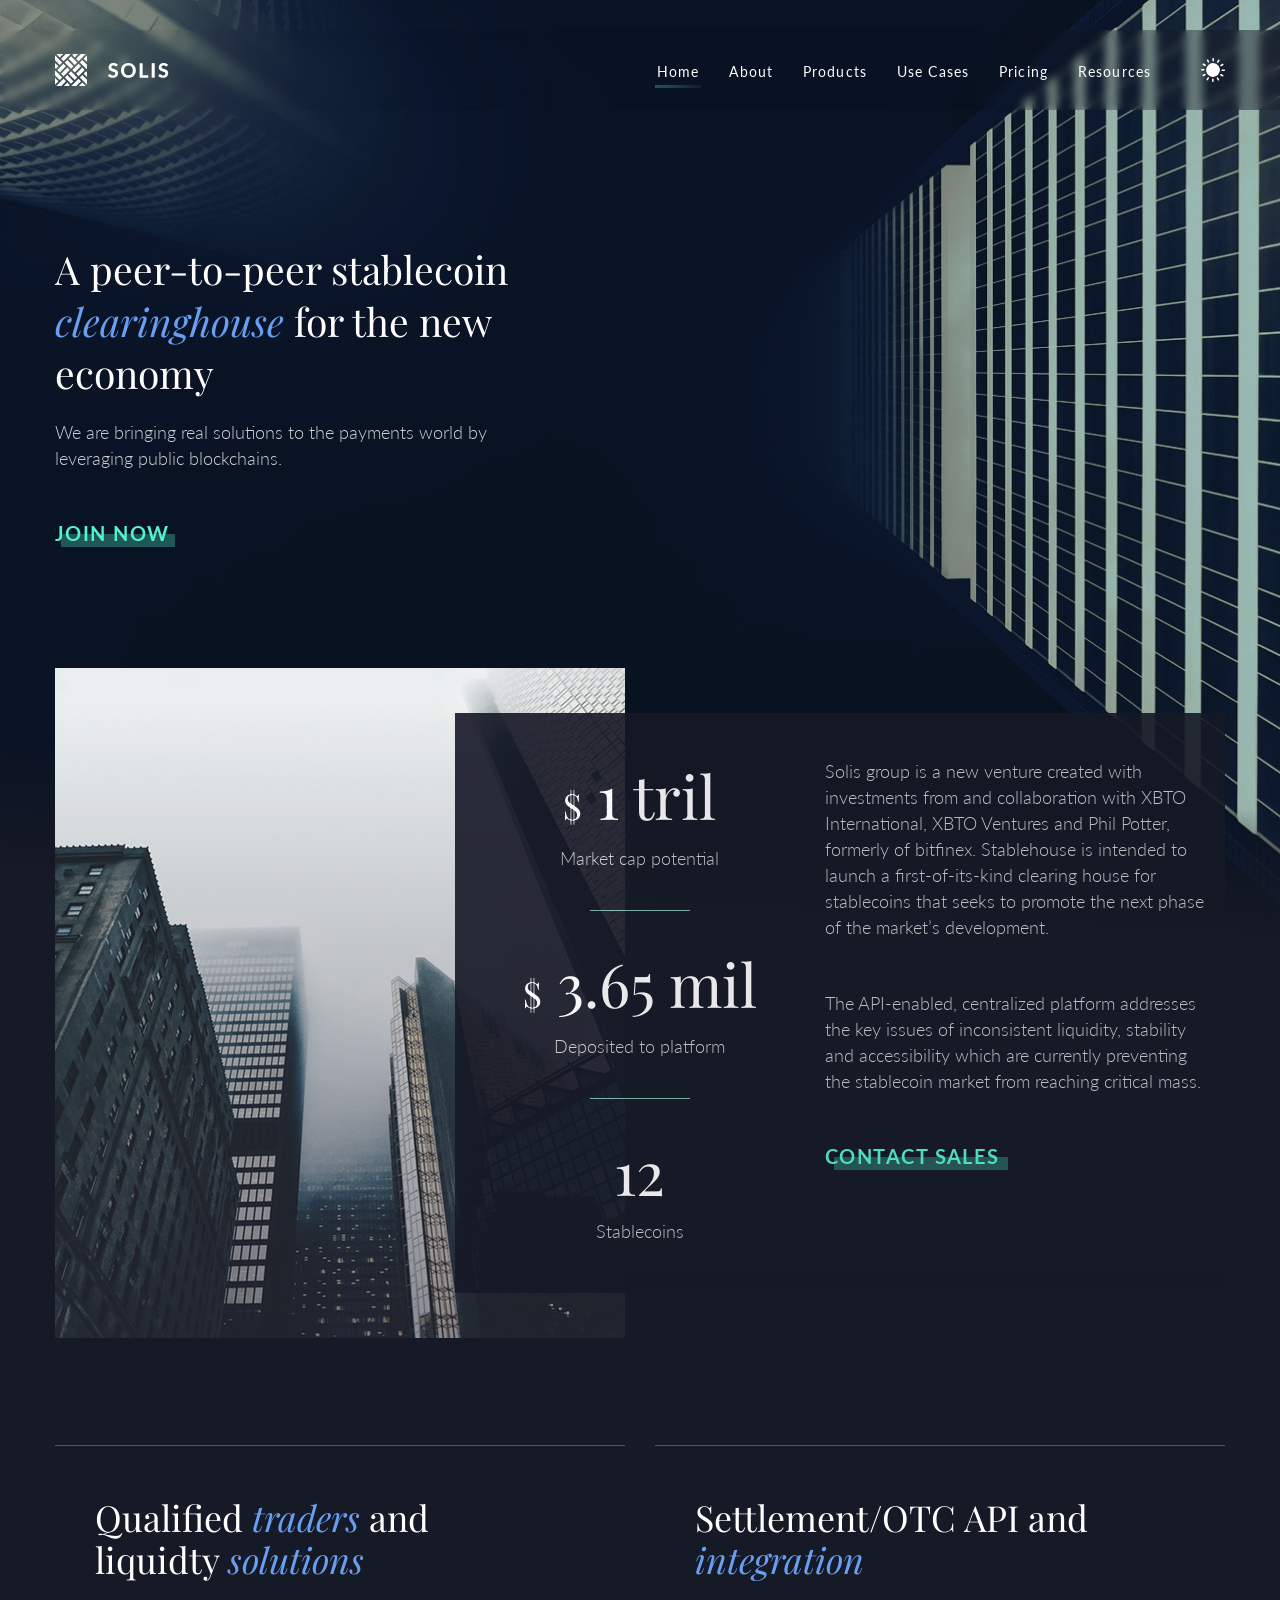
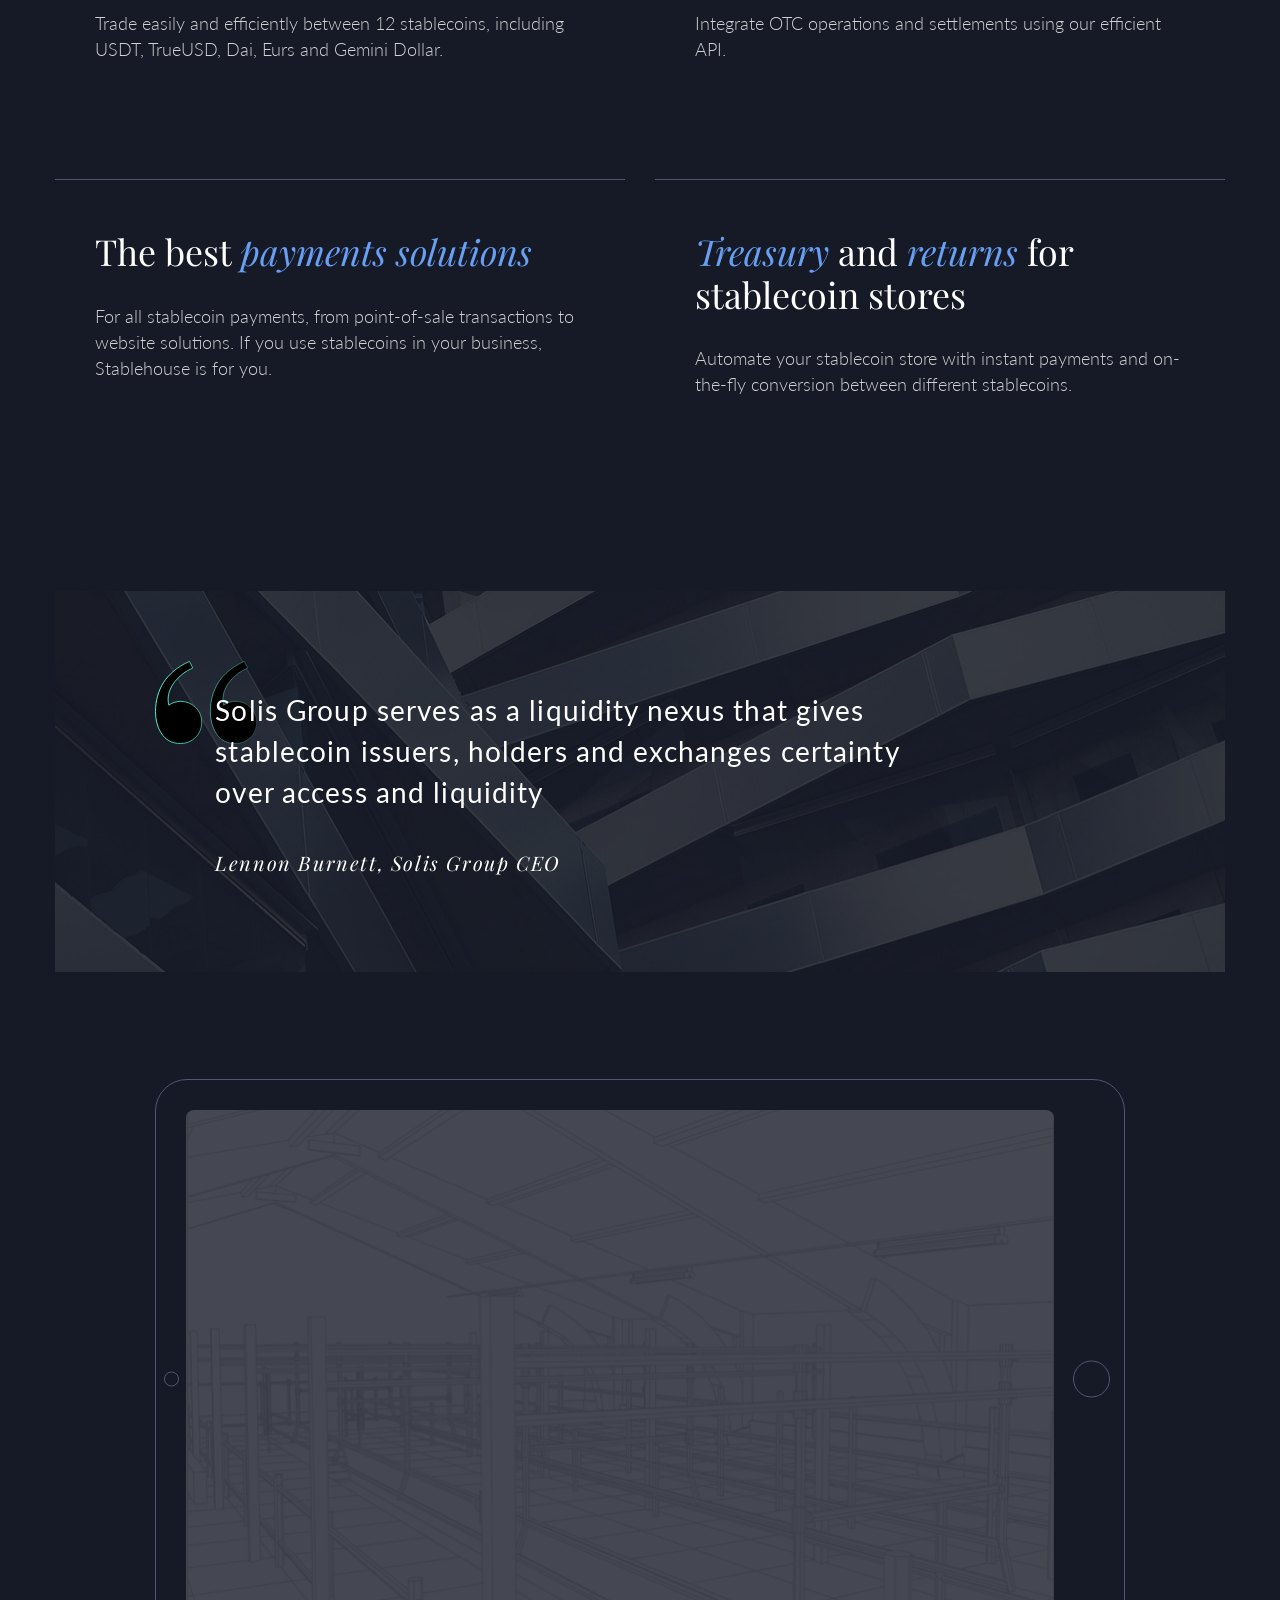
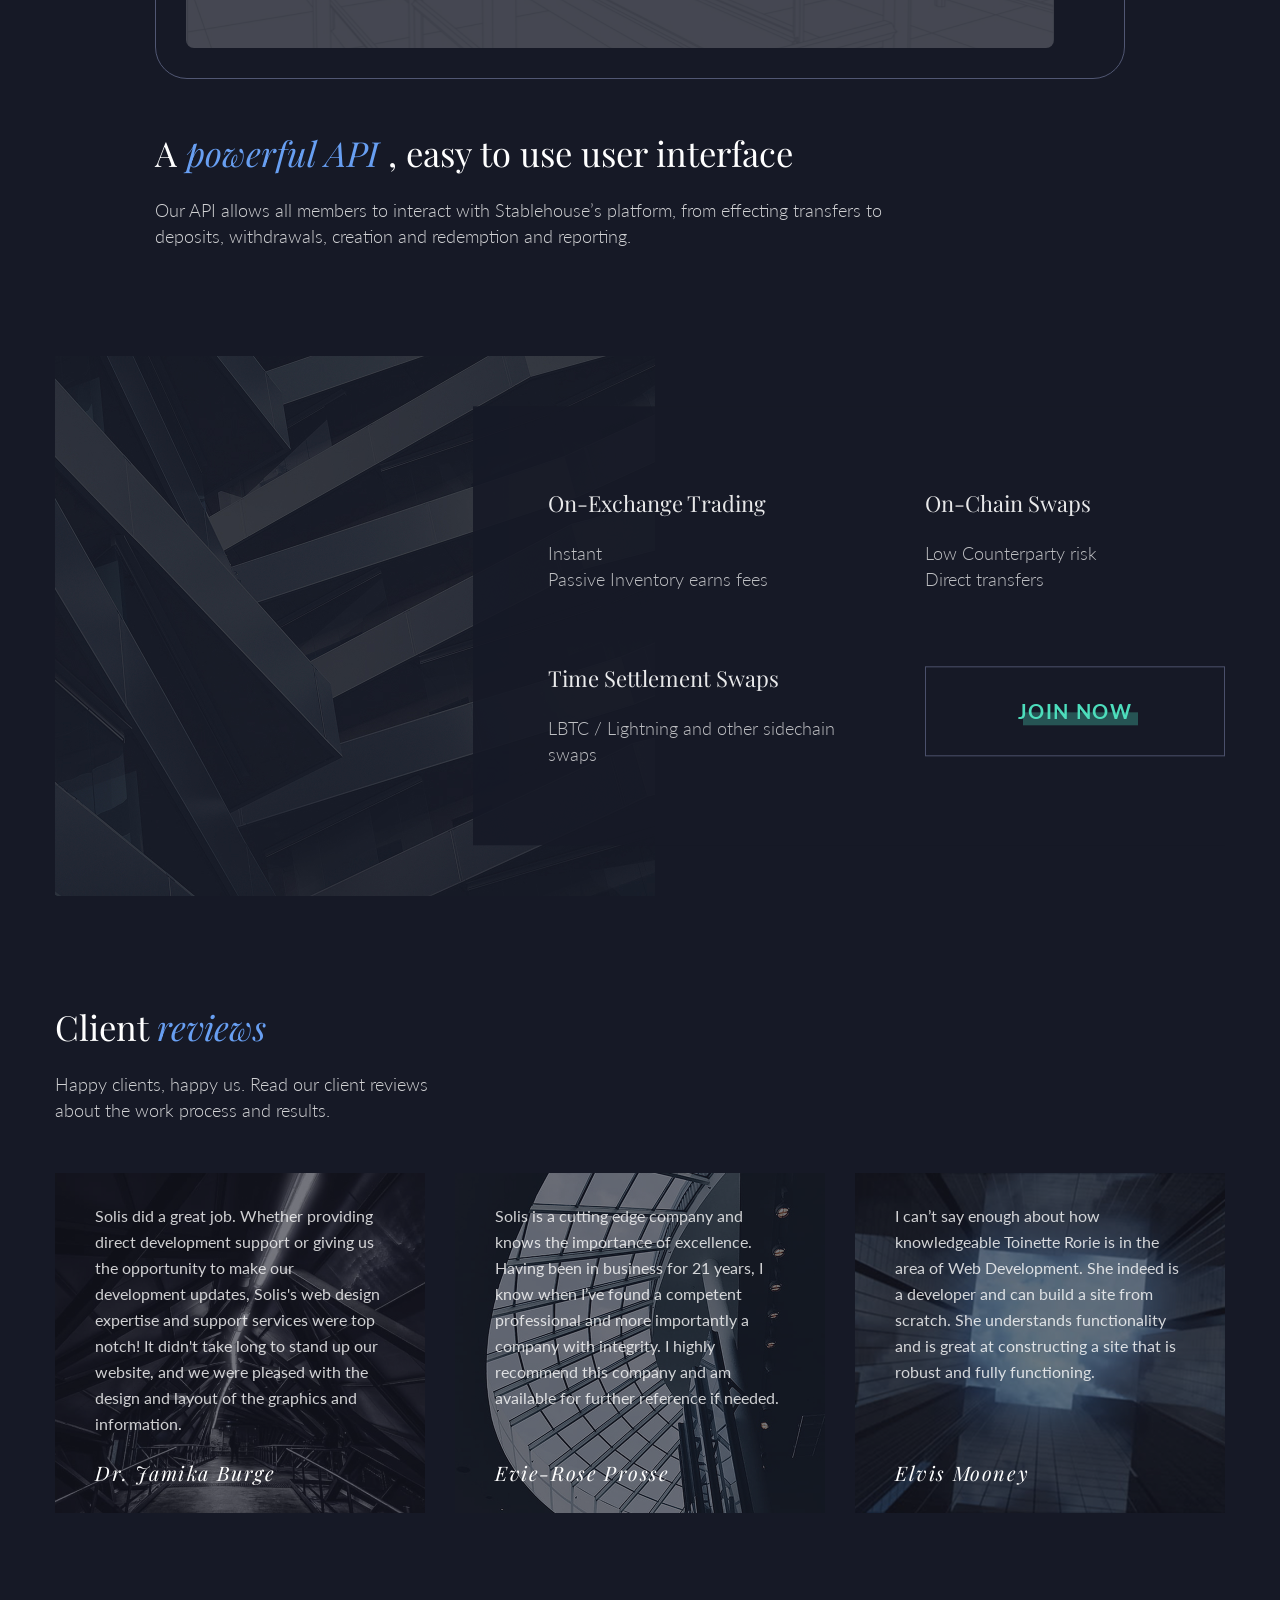
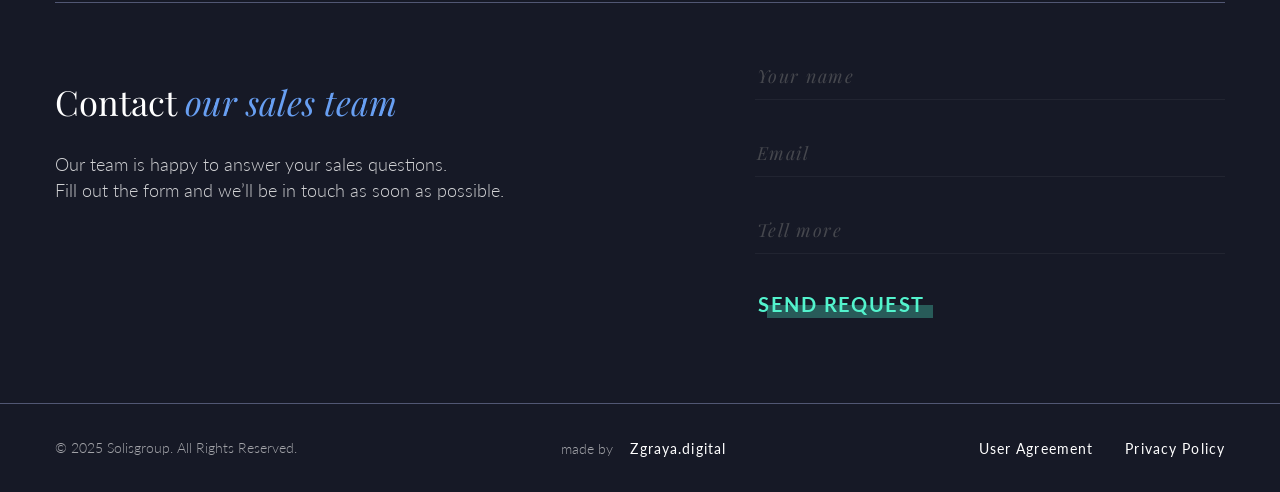
<file: index.html>
<!DOCTYPE html>
<html lang="en">
<head>
  <meta charset="UTF-8">
  <meta name="viewport" content="width=device-width, initial-scale=1.0">
  <title>SOLIS</title>
  <link rel="shortcut icon" href="./assets/img/svg/logo.svg" type="image/svg">
  <link rel="preconnect" href="https://fonts.googleapis.com">
  <link rel="preconnect" href="https://fonts.gstatic.com" crossorigin>
  <link href="https://fonts.googleapis.com/css2?family=Lato:ital,wght@0,100;0,300;0,400;0,700;0,900;1,100;1,300;1,400;1,700;1,900&family=Playfair+Display:ital,wght@0,400..900;1,400..900&display=swap" rel="stylesheet">
  <link rel="stylesheet" href="./css/main.css">
</head>
<body>
  <header class="header">
    <div class="flex-container">
      <div class="logo">
        <a href="#" class="logo__link">
          <img src="./assets/img/svg/logo.svg" alt="" class="logo__img">
          <img src="./assets/img/svg/solis.svg" alt="" class="logo__text">
        </a>
      </div>
      <nav class="nav flex-container">
        <input type="checkbox" class="nav__burger burger" id="nav-burger" hidden>
        <label for="nav-burger" class="burger__label">
          <span class="burger__line"></span>
        </label>
        <ul class="menu flex-container">
          <li class="menu__item">
            <a href="#" class="menu__link active">Home</a>
          </li>
          <li class="menu__item">
            <a href="./pages/error-404/error-404.html" class="menu__link">About</a>
          </li>
          <li class="menu__item">
            <a href="#" class="menu__link">Products</a>
          </li>
          <li class="menu__item">
            <a href="#" class="menu__link">Use Cases</a>
          </li>
          <li class="menu__item">
            <a href="#" class="menu__link">Pricing</a>
          </li>
          <li class="menu__item">
            <a href="#" class="menu__link">Resources</a>
          </li>
        </ul>
      </nav>
      <button class="switch-mode">
        <svg class="switch-mode__dark-icon" width="24" height="24">
          <use href="./assets/img/sprite/sprite.svg#dark-mode"></use>
        </svg>
        <svg class="switch-mode__light-icon" width="24" height="24">
          <use href="./assets/img/sprite/sprite.svg#light-mode"></use>
        </svg>
      </button>
    </div>
  </header>
  <main class="main">
    <section class="hero-section">
      <h1 class="title hero__title">
        A peer-to-peer stablecoin
        <span class="title--italic-color">clearinghouse</span>
        for the new economy
      </h1>
      <p class="hero__text text--muted">
        We are bringing real solutions to the payments world
        by leveraging public blockchains.
      </p>
      <button class="btn">
        <span class="btn__text">JOIN NOW</span>
      </button>
    </section>
    <section class="info-section">
      <div class="info-section__img-wrapper">
        <img class="img" src="./assets/img/statistic-image.webp" alt="skyscrapers">
      </div>
      <div class="info-section__content flex-container">
        <ul class="info-section__list flex-container">
          <li class="info-section__item">
            <h3 class="info-section__num title">
              <span class="dollar__icon">$</span>
              1 tril
            </h3>
            <p class="text--muted">
              Market cap potential
            </p>
          </li>
          <li class="info-section__item">
            <h3 class="info-section__num title">
              <span class="dollar__icon">$</span>
              3.65 mil
            </h3>
            <p class="text--muted">
              Deposited to platform
            </p>
          </li>
          <li class="info-section__item">
            <h3 class="info-section__num title">
              12
            </h3>
            <p class="text--muted">
              Stablecoins
            </p>
          </li>
        </ul>
        <div class="info-section__text-wrapper">
          <p class="info-section__text text--muted">
            Solis group is a new venture created with investments from and collaboration
            with XBTO International, XBTO Ventures and Phil Potter, formerly of bitfinex.
            Stablehouse is intended to launch a first-of-its-kind clearing house for stablecoins
            that seeks to promote the next phase of the market’s development.
          </p>
            <p class="info-section__text text--muted">
              The API-enabled, centralized platform addresses the key issues of inconsistent
              liquidity, stability and accessibility which are currently preventing
              the stablecoin market from reaching critical mass.
          </p>
          <button class="btn">
            <span class="btn__text">Contact sales</span>
          </button>
        </div>
      </div>
    </section>
    <section class="benefits-section">
      <article class="benefits-section__article">
        <h3 class="title benefits-section__title">
          Qualified
          <span class="title--italic-color">traders</span> and liquidty
          <span class="title--italic-color">solutions</span>
        </h3>
        <p class="text--muted">
          Trade easily and efficiently between 12 stablecoins,
          including USDT, TrueUSD, Dai, Eurs and Gemini Dollar.
        </p>
      </article>
      <article class="benefits-section__article">
        <h3 class="title benefits-section__title">
          Settlement/OTC API and
          <span class="title--italic-color">integration</span>
        </h3>
        <p class="text--muted">
          Integrate OTC operations and settlements using our efficient API.
        </p>
      </article>
      <article class="benefits-section__article">
        <h3 class="title benefits-section__title">
          The best
          <span class="title--italic-color">payments solutions</span>
        </h3>
        <p class="text--muted">
          For all stablecoin payments, from point-of-sale transactions
          to website solutions. If you use stablecoins in your business,
          Stablehouse is for you.
        </p>
      </article>
      <article class="benefits-section__article">
        <h3 class="title benefits-section__title">
          <span class="title--italic-color">Treasury</span> and
          <span class="title--italic-color">returns</span>
          for stablecoin stores
        </h3>
        <p class="text--muted">
          Automate your stablecoin store with instant payments and
          on-the-fly conversion between different stablecoins.
        </p>
      </article>
    </section>
    <section class="quote-section">
      <blockquote class="quote">
        <svg class="quote__icon quote__icon--dark">
          <use href="./assets/img/sprite/sprite.svg#quote"></use>
        </svg>
        <svg class="quote__icon quote__icon--light">
          <use href="./assets/img/sprite/sprite.svg#quoteLightMode"></use>
        </svg>
        Solis Group serves as a liquidity nexus that gives stablecoin issuers,
        holders and exchanges certainty over access and liquidity
        <cite class="quote__author title">Lennon Burnett, Solis Group CEO</cite>
      </blockquote>
    </section>
    <section class="video-section">
      <div class="video-section__player player">
          <video class="video"
            src="./assets/video/abstract-building.mp4"
            poster="./assets/img/screensaver-video.webp">
          </video>
          <button class="play-btn">
            <svg class="play-btn__img" viewBox="0 0 120 120" xmlns="http://www.w3.org/2000/svg">
              <circle class="circle" opacity="0.3" cx="60" cy="60" r="60" fill="currentColor"/>
              <path class="icon" d="M81.3175 58.615C82.0301 58.9898 82.0301 60.0102 81.3175 60.385L50.7155 76.4826C50.0496 76.8329 49.25 76.35 49.25 75.5976L49.25 43.4024C49.25 42.65 50.0496 42.1671 50.7155 42.5174L81.3175 58.615Z" fill="currentColor"/>
            </svg>
            <svg class="pause-btn__img hidden" viewBox="0 0 120 120" fill="none" xmlns="http://www.w3.org/2000/svg">
              <circle class="circle" opacity="0.3" cx="60" cy="60" r="60" fill="currentColor"/>
              <rect class="icon" x="45" y="40" width="10" height="40" fill="currentColor" rx="2"/>
              <rect class="icon" x="65" y="40" width="10" height="40" fill="currentColor" rx="2"/>
            </svg>
          </button>
      </div>
        <h3 class="title video-section__title">
          A <span class="title--italic-color">powerful API</span>
          , easy to use user interface
        </h3>
        <p class="video-section__text text--muted">
          Our API allows all members to interact with Stablehouse’s platform,
          from effecting transfers to deposits, withdrawals, creation and
          redemption and reporting.
        </p>
    </section>
    <section class="promises-section">
      <div class="promises-section__img-wrapper">
        <img class="img" src="./assets/img/features-background-image.webp" alt="features">
      </div>
      <div class="promises-section__content content">
        <ul class="content__list">
          <li class="content__item">
            <h3 class="title content__title">
              On-Exchange Trading
            </h3>
            <p class="content__text text--muted">
              Instant
            </p>
            <p class="content__text text--muted">
              Passive Inventory earns fees
            </p>
          </li>
          <li class="content__item">
            <h3 class="title content__title">
              On-Chain Swaps
            </h3>
            <p class="content__text text--muted">
              Low Counterparty risk
            </p>
            <p class="content__text text--muted">
              Direct transfers
            </p>
          </li>
          <li class="content__item">
            <h3 class="title content__title">
              Time Settlement Swaps
            </h3>
            <p class="content__text text--muted">
              LBTC / Lightning and other sidechain swaps
            </p>
          </li>
          <li class="content__item">
            <button class="btn btn--border">
              <span class="btn__text">JOIN NOW</span>
            </button>
          </li>
        </ul>
      </div>
    </section>
    <section class="reviews-section">
      <h3 class="title reviews-section__title">
        Client
        <span class="title--italic-color">reviews</span>
      </h3>
      <p class="reviews-section__text text--muted">
        Happy clients, happy us. Read our client reviews about the work
        process and results.
      </p>
      <div class="reviews">
        <ul class="reviews__list flex-container">
          <li class="reviews__item">
            <p class="reviews__text text--muted">
              Solis did a great job. Whether providing direct development
              support or giving us the opportunity to make our development
              updates, Solis's web design expertise and support services
              were top notch! It didn't take long to stand up our website,
              and we were pleased with the design and layout of the graphics
              and information.
            </p>
            <h5 class="title reviews__author">
              Dr. Jamika Burge
            </h5>
          </li>
          <li class="reviews__item">
            <p class="reviews__text text--muted">
              Solis is a cutting edge company and knows the importance
              of excellence. Having been in business for 21 years,
              I know when I’ve found a competent professional and
              more importantly a company with integrity. I highly recommend
              this company and am available for further reference if needed.
            </p>
            <h5 class="title reviews__author">
              Evie-Rose Prosse
            </h5>
          </li>
          <li class="reviews__item">
            <p class="reviews__text text--muted">
              I can’t say enough about how knowledgeable Toinette Rorie
              is in the area of Web Development. She indeed is a developer and
              can build a site from scratch. She understands functionality and
              is great at constructing a site that is robust and
              fully functioning.
            </p>
            <h5 class="title reviews__author">
              Elvis Mooney
            </h5>
          </li>
        </ul>
      </div>
    </section>
    <section class="contact-section flex-container">
      <div class="contact-section__heading">
        <h3 class="title contact-section__title">
          Contact
          <span class="title--italic-color">our sales team</span>
        </h3>
        <p class="text--muted">
          Our team is happy to answer your sales questions.
        </p>
          <p class="text--muted">
          Fill out the form and we’ll be in touch as soon as possible.
        </p>
      </div>
      <form action="/register" method="POST" class="form">
        <label for="name" class="form__label">
          <input id="name" name="name" type="text" placeholder="Your name" class="form__input title" required>
        </label>
        <label for="email" class="form__label">
          <input id="email" name="email" type="email" placeholder="Email" class="form__input title" required>
        </label>
        <label for="text" class="form__label">
          <input id="text" name="text" type="text" placeholder="Tell more" class="form__input title" required>
        </label>
        <button type="submit" class="form__btn btn">
          <span class="btn__text">SEND REQuest</span>
        </button>
      </form>
    </section>
  </main>
  <footer class="footer flex-container">
    <p class="footer__text">
      &#169; 2025 Solisgroup. All Rights Reserved.
    </p>
    <p class="footer__maker">
      <span class="footer__text">made by</span>
      <a href="https://zgraya.digital/" class="footer__link">Zgraya.digital</a>
    </p>
    <ul class="footer__list flex-container">
      <li class="footer__item">
        <a href="#" class="footer__link">User Agreement</a>
      </li>
      <li class="footer__item">
        <a href="#" class="footer__link">Privacy Policy</a>
      </li>
    </ul>
  </footer>
<script src="./js/switchmode.js"></script>
<script src="./js/video.js"></script>
</body>
</html>
</file>
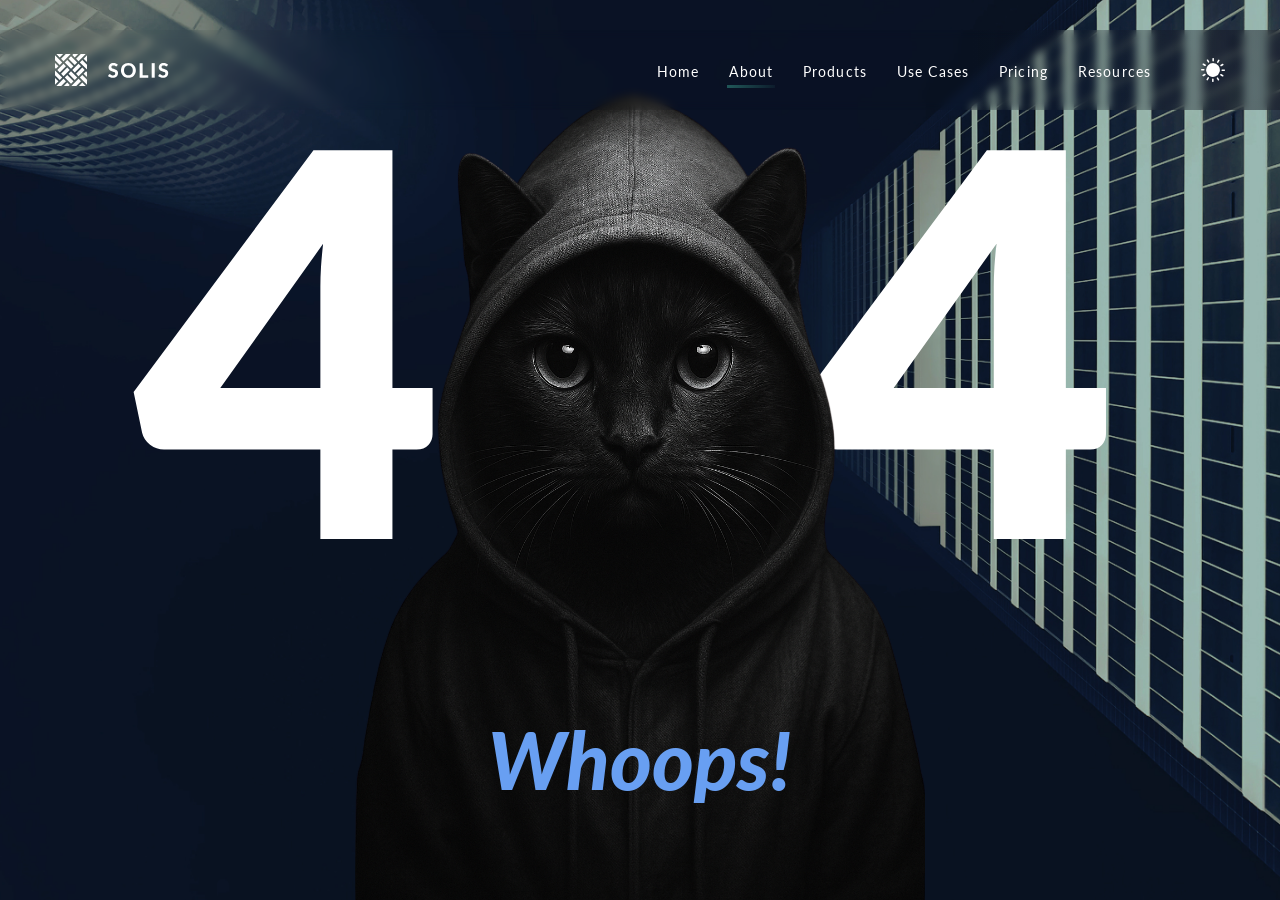
<file: pages/error-404/error-404.html>
<!DOCTYPE html>
<html lang="en">
<head>
  <meta charset="UTF-8">
  <meta name="viewport" content="width=device-width, initial-scale=1.0">
  <title>Page not found</title>
  <link rel="shortcut icon" href="../../assets/img/svg/logo.svg" type="image/svg">
  <link rel="preconnect" href="https://fonts.googleapis.com">
  <link rel="preconnect" href="https://fonts.gstatic.com" crossorigin>
  <link href="https://fonts.googleapis.com/css2?family=Lato:ital,wght@0,100;0,300;0,400;0,700;0,900;1,100;1,300;1,400;1,700;1,900&family=Playfair+Display:ital,wght@0,400..900;1,400..900&display=swap" rel="stylesheet">
  <link rel="stylesheet" href="../../css/main.css">
</head>
<body>
  <header class="header">
    <div class="flex-container">
      <div class="logo">
        <a href="#" class="logo__link">
          <img src="../../assets/img/svg/logo.svg" alt="" class="logo__img">
          <img src="../../assets/img/svg/solis.svg" alt="" class="logo__text">
        </a>
      </div>
      <nav class="nav flex-container">
        <input type="checkbox" class="nav__burger burger" id="nav-burger" hidden>
        <label for="nav-burger" class="burger__label">
          <span class="burger__line"></span>
        </label>
        <ul class="menu flex-container">
          <li class="menu__item">
            <a href="../../index.html" class="menu__link">Home</a>
          </li>
          <li class="menu__item">
            <a href="#" class="menu__link active">About</a>
          </li>
          <li class="menu__item">
            <a href="#" class="menu__link">Products</a>
          </li>
          <li class="menu__item">
            <a href="#" class="menu__link">Use Cases</a>
          </li>
          <li class="menu__item">
            <a href="#" class="menu__link">Pricing</a>
          </li>
          <li class="menu__item">
            <a href="#" class="menu__link">Resources</a>
          </li>
        </ul>
      </nav>
      <button class="switch-mode">
        <svg class="switch-mode__dark-icon" width="24" height="24">
          <use href="../../assets/img/sprite/sprite.svg#dark-mode"></use>
        </svg>
        <svg class="switch-mode__light-icon" width="24" height="24">
          <use href="../../assets/img/sprite/sprite.svg#light-mode"></use>
        </svg>
      </button>
    </div>
  </header>
  <main class="main">
    <section class="error-section">
      <h2 class="error__title">
        4<span class="opacity">0</span>4
      </h2>
      <p class="error__text title--italic-color">
        Whoops!
      </p>
    </section>
  </main>
  <script src="../../js/switchmode.js"></script>
</body>
</html>
</file>
<file: css/main.css>
/* http://meyerweb.com/eric/tools/css/reset/
   v2.0-modified | 20110126
   License: none (public domain)
*/
html, body, div, span, applet, object, iframe,
h1, h2, h3, h4, h5, h6, p, blockquote, pre,
a, abbr, acronym, address, big, cite, code,
del, dfn, em, img, ins, kbd, q, s, samp,
small, strike, strong, sub, sup, tt, var,
b, u, i, center,
dl, dt, dd, ol, ul, li,
fieldset, form, label, legend,
table, caption, tbody, tfoot, thead, tr, th, td,
article, aside, canvas, details, embed,
figure, figcaption, footer, header, hgroup,
menu, nav, output, ruby, section, summary,
time, mark, audio, video {
  margin: 0;
  padding: 0;
  border: 0;
  font-size: 100%;
  font: inherit;
  vertical-align: baseline;
}

/* make sure to set some focus styles for accessibility */
:focus {
  outline: 0;
}

/* HTML5 display-role reset for older browsers */
article, aside, details, figcaption, figure,
footer, header, hgroup, menu, nav, section {
  display: block;
}

body {
  line-height: 1;
}

ol, ul {
  list-style: none;
}

blockquote, q {
  quotes: none;
}

blockquote:before, blockquote:after,
q:before, q:after {
  content: "";
  content: none;
}

table {
  border-collapse: collapse;
  border-spacing: 0;
}

input[type=search]::-webkit-search-cancel-button,
input[type=search]::-webkit-search-decoration,
input[type=search]::-webkit-search-results-button,
input[type=search]::-webkit-search-results-decoration {
  -webkit-appearance: none;
  -moz-appearance: none;
}

input[type=search] {
  -webkit-appearance: none;
  -moz-appearance: none;
  -webkit-box-sizing: content-box;
  -moz-box-sizing: content-box;
  box-sizing: content-box;
}

textarea {
  overflow: auto;
  vertical-align: top;
  resize: vertical;
}

/**
 * Correct `inline-block` display not defined in IE 6/7/8/9 and Firefox 3.
 */
audio,
canvas,
video {
  display: inline-block;
  *display: inline;
  *zoom: 1;
  max-width: 100%;
}

/**
 * Prevent modern browsers from displaying `audio` without controls.
 * Remove excess height in iOS 5 devices.
 */
audio:not([controls]) {
  display: none;
  height: 0;
}

/**
 * Address styling not present in IE 7/8/9, Firefox 3, and Safari 4.
 * Known issue: no IE 6 support.
 */
[hidden] {
  display: none;
}

/**
 * 1. Correct text resizing oddly in IE 6/7 when body `font-size` is set using
 *    `em` units.
 * 2. Prevent iOS text size adjust after orientation change, without disabling
 *    user zoom.
 */
html {
  font-size: 100%; /* 1 */
  -webkit-text-size-adjust: 100%; /* 2 */
  -ms-text-size-adjust: 100%; /* 2 */
}

/**
 * Address `outline` inconsistency between Chrome and other browsers.
 */
a:focus {
  outline: thin dotted;
}

/**
 * Improve readability when focused and also mouse hovered in all browsers.
 */
a:active,
a:hover {
  outline: 0;
}

/**
 * 1. Remove border when inside `a` element in IE 6/7/8/9 and Firefox 3.
 * 2. Improve image quality when scaled in IE 7.
 */
img {
  border: 0; /* 1 */
  -ms-interpolation-mode: bicubic; /* 2 */
}

/**
 * Address margin not present in IE 6/7/8/9, Safari 5, and Opera 11.
 */
figure {
  margin: 0;
}

/**
 * Correct margin displayed oddly in IE 6/7.
 */
form {
  margin: 0;
}

/**
 * Define consistent border, margin, and padding.
 */
fieldset {
  border: 1px solid #c0c0c0;
  margin: 0 2px;
  padding: 0.35em 0.625em 0.75em;
}

/**
 * 1. Correct color not being inherited in IE 6/7/8/9.
 * 2. Correct text not wrapping in Firefox 3.
 * 3. Correct alignment displayed oddly in IE 6/7.
 */
legend {
  border: 0; /* 1 */
  padding: 0;
  white-space: normal; /* 2 */
  *margin-left: -7px; /* 3 */
}

/**
 * 1. Correct font size not being inherited in all browsers.
 * 2. Address margins set differently in IE 6/7, Firefox 3+, Safari 5,
 *    and Chrome.
 * 3. Improve appearance and consistency in all browsers.
 */
button,
input,
select,
textarea {
  font-size: 100%; /* 1 */
  margin: 0; /* 2 */
  vertical-align: baseline; /* 3 */
  *vertical-align: middle; /* 3 */
}

/**
 * Address Firefox 3+ setting `line-height` on `input` using `!important` in
 * the UA stylesheet.
 */
button,
input {
  line-height: normal;
}

/**
 * Address inconsistent `text-transform` inheritance for `button` and `select`.
 * All other form control elements do not inherit `text-transform` values.
 * Correct `button` style inheritance in Chrome, Safari 5+, and IE 6+.
 * Correct `select` style inheritance in Firefox 4+ and Opera.
 */
button,
select {
  text-transform: none;
}

/**
 * 1. Avoid the WebKit bug in Android 4.0.* where (2) destroys native `audio`
 *    and `video` controls.
 * 2. Correct inability to style clickable `input` types in iOS.
 * 3. Improve usability and consistency of cursor style between image-type
 *    `input` and others.
 * 4. Remove inner spacing in IE 7 without affecting normal text inputs.
 *    Known issue: inner spacing remains in IE 6.
 */
button,
html input[type=button],
input[type=reset],
input[type=submit] {
  -webkit-appearance: button; /* 2 */
  cursor: pointer; /* 3 */
  *overflow: visible; /* 4 */
}

/**
 * Re-set default cursor for disabled elements.
 */
button[disabled],
html input[disabled] {
  cursor: default;
}

/**
 * 1. Address box sizing set to content-box in IE 8/9.
 * 2. Remove excess padding in IE 8/9.
 * 3. Remove excess padding in IE 7.
 *    Known issue: excess padding remains in IE 6.
 */
input[type=checkbox],
input[type=radio] {
  box-sizing: border-box; /* 1 */
  padding: 0; /* 2 */
  *height: 13px; /* 3 */
  *width: 13px; /* 3 */
}

/**
 * 1. Address `appearance` set to `searchfield` in Safari 5 and Chrome.
 * 2. Address `box-sizing` set to `border-box` in Safari 5 and Chrome
 *    (include `-moz` to future-proof).
 */
input[type=search] {
  -webkit-appearance: textfield; /* 1 */
  -moz-box-sizing: content-box;
  -webkit-box-sizing: content-box; /* 2 */
  box-sizing: content-box;
}

/**
 * Remove inner padding and search cancel button in Safari 5 and Chrome
 * on OS X.
 */
input[type=search]::-webkit-search-cancel-button,
input[type=search]::-webkit-search-decoration {
  -webkit-appearance: none;
}

/**
 * Remove inner padding and border in Firefox 3+.
 */
button::-moz-focus-inner,
input::-moz-focus-inner {
  border: 0;
  padding: 0;
}

/**
 * 1. Remove default vertical scrollbar in IE 6/7/8/9.
 * 2. Improve readability and alignment in all browsers.
 */
textarea {
  overflow: auto; /* 1 */
  vertical-align: top; /* 2 */
}

/**
 * Remove most spacing between table cells.
 */
table {
  border-collapse: collapse;
  border-spacing: 0;
}

html,
button,
input,
select,
textarea {
  color: #222;
}

::-moz-selection {
  background: #b3d4fc;
  text-shadow: none;
}

::selection {
  background: #b3d4fc;
  text-shadow: none;
}

img {
  vertical-align: middle;
}

fieldset {
  border: 0;
  margin: 0;
  padding: 0;
}

textarea {
  resize: vertical;
}

.chromeframe {
  margin: 0.2em 0;
  background: #ccc;
  color: #000;
  padding: 0.2em 0;
}

.btn {
  background: transparent;
  color: #53F3CD;
  border: none;
  font-weight: 700;
  font-family: inherit;
  font-size: 20px;
  line-height: 20px;
  letter-spacing: 0.08rem;
  text-transform: uppercase;
  transition: all 0.3s;
  position: relative;
  z-index: 1;
}
.btn:hover {
  color: #02E0AB;
}
.btn:focus {
  color: #689FF2;
}
.btn:hover .btn__text::after {
  background: #02E0AB;
}
.btn:focus .btn__text::after {
  background: #689FF2;
}
.btn .btn__text {
  position: relative;
  display: inline-block;
  z-index: 1;
}
.btn .btn__text::after {
  content: "";
  position: absolute;
  bottom: -20%;
  right: -5%;
  opacity: 0.3;
  width: 100%;
  height: 13px;
  background: #53F3CD;
  z-index: 0;
  transition: all 0.3s;
}

.light-mode {
  color: #262A3F;
  background: #ffffff;
}
.light-mode .header {
  background: linear-gradient(270deg, rgba(255, 255, 255, 0.5) 0%, rgba(255, 255, 255, 0.244636) 24.1%, rgba(255, 255, 255, 0) 47.19%), rgba(255, 255, 255, 0.02);
}
@media screen and (max-width: 992px) {
  .light-mode .menu {
    background: #ffffff;
  }
}
.light-mode .menu__link::after {
  background: linear-gradient(96.73deg, #F1897B 6.73%, rgba(83, 243, 205, 0) 116.9%);
}
.light-mode .menu__link:focus::after {
  background: linear-gradient(96.73deg, #85BBB1 6.73%, rgba(83, 243, 205, 0) 116.9%);
}
.light-mode .burger__label::after, .light-mode .burger__label::before, .light-mode .burger__label .burger__line {
  background: #262A3F;
}
.light-mode .switch-mode:hover {
  color: #E54F3A;
}
.light-mode .switch-mode:focus {
  color: #85BBB1;
}
.light-mode .switch-mode__light-icon {
  display: block;
}
.light-mode .switch-mode__dark-icon {
  display: none;
}
.light-mode .hero-section {
  background: url("../assets/img/first-screen-img-light.webp") no-repeat center/cover;
}
.light-mode .hero-section::after {
  background: linear-gradient(183.11deg, rgba(255, 255, 255, 0) 46.73%, #FFFFFF 63.21%);
}
.light-mode .title--italic-color {
  color: #85BBB1;
}
.light-mode .btn {
  color: #F1897B;
}
.light-mode .btn:hover {
  color: #E54F3A;
}
.light-mode .btn:focus {
  color: #85BBB1;
}
.light-mode .btn:hover .btn__text::after {
  background: #E54F3A;
}
.light-mode .btn:focus .btn__text::after {
  background: #85BBB1;
}
.light-mode .btn .btn__text::after {
  background: #F1897B;
}
.light-mode .info-section__content {
  background: #ffffff;
}
.light-mode .dollar__icon {
  color: #E4E4E4;
}
.light-mode .benefits-section__article {
  border-top: 1px solid #E4E4E4;
}
.light-mode .quote__icon--light {
  opacity: 1;
}
.light-mode .quote__icon--dark {
  opacity: 0;
}
.light-mode .player {
  border: 1px solid #E4E4E4;
}
.light-mode .player::before, .light-mode .player::after {
  border: 1px solid #E4E4E4;
}
.light-mode .play-btn {
  color: #262A3F;
}
.light-mode .play-btn:hover {
  color: #85BBB1;
}
.light-mode .play-btn:focus {
  color: #ffffff;
}
.light-mode .promises-section__content {
  background: #ffffff;
}
.light-mode .btn--border {
  border: 1px solid #E4E4E4;
}
.light-mode .btn--border:hover {
  border: 1px solid #E54F3A;
}
.light-mode .btn--border:focus {
  border: 1px solid #85BBB1;
}
.light-mode .contact-section {
  border-top: 1px solid #E4E4E4;
}
.light-mode .form__input {
  border-bottom: 1px solid rgba(38, 42, 63, 0.1019607843);
}
.light-mode .footer {
  border-top: 1px solid #E4E4E4;
}
.light-mode .footer__link:hover {
  color: #E54F3A;
}
.light-mode .footer__link:focus {
  color: #85BBB1;
}
.light-mode .error-section {
  background: url("../assets/img/first-screen-img-light.webp") no-repeat center/cover;
}
.light-mode .error-section::after {
  background: url("../assets/img/error-404-light-mode.webp") no-repeat bottom/contain;
}

@keyframes appearErrorScreen {
  0% {
    transform: translateY(100vh);
  }
  100% {
    transform: translateY(0);
  }
}
.error-section {
  position: absolute;
  top: 0;
  left: 0;
  background: url("../assets/img/first-screen-img-dark.webp") no-repeat center/cover;
  z-index: 1;
  height: 100vh;
  width: 100vw;
  padding-top: 40vh;
  overflow: hidden;
}
.error-section::after {
  content: "";
  position: absolute;
  left: 0;
  right: 0;
  bottom: 0;
  height: 95%;
  background: url("../assets/img/error-404.webp") no-repeat bottom/contain;
  animation: appearErrorScreen 2s;
}
@media screen and (max-width: 992px) {
  .error-section::after {
    height: 85%;
  }
}
@media screen and (max-width: 768px) {
  .error-section::after {
    height: 75%;
  }
}
@media screen and (max-width: 576px) {
  .error-section::after {
    height: 65%;
  }
}

.error__title {
  position: absolute;
  top: 25vw;
  left: 0;
  right: 0;
  font-size: clamp(26px, 41.7vw, 600px);
  font-weight: 800;
  text-align: center;
  letter-spacing: 0.05em;
  animation: appearErrorScreen 3.5s;
}
@media screen and (max-width: 992px) {
  .error__title {
    top: 30vw;
  }
}
@media screen and (max-width: 768px) {
  .error__title {
    top: 30vw;
  }
}
@media screen and (max-width: 576px) {
  .error__title {
    top: 50vw;
  }
}
@media screen and (max-width: 320px) {
  .error__title {
    top: 60vw;
  }
}

.opacity {
  opacity: 0;
}
@media screen and (max-width: 992px) {
  .opacity {
    opacity: 1;
  }
}

.error__text {
  position: absolute;
  bottom: 10vw;
  left: 0;
  right: 0;
  text-align: center;
  font-weight: 900;
  font-size: clamp(36px, 6.25vw, 90px);
  z-index: 2;
  animation: appearErrorScreen 3.5s;
}
@media screen and (max-width: 320px) {
  .error__text {
    bottom: 20vw;
  }
}

* {
  box-sizing: border-box;
  padding: 0;
  margin: 0;
}

html, body {
  font-size: 18px;
  font-family: "Lato", sans-serif;
  font-weight: 300;
  line-height: 26px;
  color: #ffffff;
  background: #161926;
}

.header,
.main,
.hero-section,
.footer {
  padding: 0 calc(50vw - 585px);
}
@media screen and (max-width: 1200px) {
  .header,
  .main,
  .hero-section,
  .footer {
    padding: 0 calc(50vw - (585px - 12%));
  }
}
@media screen and (max-width: 992px) {
  .header,
  .main,
  .hero-section,
  .footer {
    padding: 0 calc(50vw - (585px - 27%));
  }
}
@media screen and (max-width: 768px) {
  .header,
  .main,
  .hero-section,
  .footer {
    padding: 0 15px;
  }
}

.flex-container {
  display: flex;
  justify-content: space-between;
  align-items: center;
}

.text--muted {
  opacity: 0.8;
}

.header {
  position: relative;
  background: linear-gradient(270deg, rgba(22, 25, 38, 0.5) 0%, rgba(22, 25, 38, 0) 24.1%, rgba(22, 25, 38, 0) 47.19%), rgba(22, 25, 38, 0.02);
  backdrop-filter: blur(4.5px);
  padding-top: 24px;
  padding-bottom: 24px;
  margin-top: 30px;
  z-index: 2;
}

.logo__link {
  text-decoration: none;
}
.logo__text {
  margin-left: 15px;
}

.nav {
  flex-grow: 1;
  justify-content: flex-end;
}

.menu {
  justify-content: flex-end;
  gap: 30px;
  margin-right: 50px;
}
@media screen and (max-width: 992px) {
  .menu {
    transition: all 0.3s ease-in-out;
    position: absolute;
    right: 0;
    top: 100%;
    width: 320px;
    flex-direction: column;
    background: #161926;
    padding: 20px 0;
    margin-right: 0;
    transform: scale(1, 0);
    transform-origin: top;
    opacity: 0;
  }
}
.menu__link {
  position: relative;
  text-decoration: none;
  font-size: 14px;
  line-height: 24px;
  letter-spacing: 0.08em;
  font-weight: 400;
  color: inherit;
}
.menu__link::after {
  content: "";
  width: 110%;
  height: 3px;
  display: block;
  position: absolute;
  bottom: -50%;
  left: -5%;
  background: linear-gradient(96.73deg, #53F3CD 6.73%, rgba(83, 243, 205, 0) 116.9%);
  opacity: 0;
  transition: all 0.3s;
}
.menu__link:hover::after, .menu__link.active::after {
  opacity: 0.3;
}
.menu__link:focus::after {
  opacity: 0.3;
  background: linear-gradient(96.73deg, #689FF2 6.73%, rgba(83, 243, 205, 0) 116.9%);
}
.menu__link.active {
  pointer-events: none;
  cursor: default;
}

@media screen and (max-width: 992px) {
  .burger:checked ~ .menu {
    transform: scale(1, 1);
    opacity: 1;
  }
  .burger:checked ~ .burger__label::after {
    transform: rotate(45deg);
    bottom: 12px;
  }
  .burger:checked + .burger__label .burger__line {
    transform: rotate(-45deg);
    top: 12px;
  }
  .burger:checked ~ .burger__label::before {
    transform: rotate(-45deg);
    top: 12px;
  }
}
.burger__label {
  display: none;
}
@media screen and (max-width: 992px) {
  .burger__label {
    display: inline-block;
    position: relative;
    height: 26px;
    width: 34px;
    margin-right: 50px;
    cursor: pointer;
  }
  .burger__label::after, .burger__label::before, .burger__label .burger__line {
    position: absolute;
    width: 100%;
    height: 2px;
    background: #ffffff;
    transition: all 0.3s;
  }
  .burger__label::before {
    content: "";
    top: 0;
  }
  .burger__label::after {
    content: "";
    bottom: 0;
  }
  .burger__label .burger__line {
    top: 12px;
  }
}

.switch-mode {
  min-width: 24px;
  min-height: 24px;
  background: transparent;
  border: none;
  position: relative;
  color: inherit;
  transition: all 0.3s;
}
.switch-mode:hover {
  color: #02E0AB;
}
.switch-mode:focus {
  color: #689FF2;
}
.switch-mode__dark-icon, .switch-mode__light-icon {
  position: absolute;
  top: 50%;
  right: 0;
  transform: translateY(-50%);
}
.switch-mode__light-icon {
  display: none;
}

.hero-section {
  position: absolute;
  top: 0;
  left: 0;
  right: 0;
  background: url("../assets/img/first-screen-img-dark.webp") no-repeat center/cover;
  z-index: 1;
  height: 110vh;
  padding-top: 27vh;
}
.hero-section::after {
  content: "";
  position: absolute;
  bottom: -18%;
  left: 0;
  right: 0;
  height: 74%;
  background: linear-gradient(183.11deg, rgba(22, 25, 38, 0) 46.73%, #161926 63.21%);
  z-index: 1;
}

.title {
  font-family: "Playfair Display", serif;
  font-weight: 400;
}

.hero__title {
  font-size: clamp(32px, 3.05vw, 44px);
  line-height: 52px;
  max-width: 523px;
  margin-bottom: 20px;
}

.title--italic-color {
  font-style: italic;
  color: #689FF2;
}

.hero__text {
  position: relative;
  max-width: 439px;
  margin-bottom: 50px;
  z-index: 2;
}

.btn {
  z-index: 2;
}

.img {
  width: 100%;
  height: auto;
  display: block;
}

.info-section {
  margin-top: 62vh;
  position: relative;
  z-index: 1;
}
@media screen and (max-width: 576px) {
  .info-section {
    margin-top: 70vh;
  }
}
.info-section__img-wrapper {
  width: 100%;
  max-width: 570px;
}
@media screen and (max-width: 768px) {
  .info-section__img-wrapper {
    width: 50%;
    margin: 0 auto;
  }
}
@media screen and (max-width: 576px) {
  .info-section__img-wrapper {
    width: 80%;
  }
}
.info-section__content {
  background: #161926;
  align-items: flex-start;
  position: absolute;
  top: 50%;
  transform: translateY(-50%);
  right: 0;
  opacity: 0.9;
  max-width: 770px;
  aspect-ratio: 77/58;
  padding: 3.847% 0;
}
@media screen and (max-width: 768px) {
  .info-section__content {
    flex-direction: column;
    position: relative;
    top: auto;
    transform: none;
    max-width: 100%;
    aspect-ratio: auto;
    gap: 30px;
    padding: 20px 0;
  }
}
.info-section__list {
  width: 48.05%;
  height: 100%;
  flex-direction: column;
  justify-content: center;
  text-align: center;
}
@media screen and (max-width: 768px) {
  .info-section__list {
    width: 100%;
  }
}
.info-section__item {
  position: relative;
  padding-top: 10.815%;
  padding-bottom: 10.815%;
}
.info-section__item:first-child {
  padding-top: 0;
}
.info-section__item:last-child {
  padding-bottom: 0;
}
.info-section__item:not(:last-child)::after {
  content: "";
  width: 100px;
  height: 1px;
  background: #85BBB1;
  position: absolute;
  left: 50%;
  bottom: 0;
  transform: translateX(-50%);
}
@media screen and (max-width: 768px) {
  .info-section__item {
    padding-top: 20px;
    padding-bottom: 20px;
  }
}
.info-section__num {
  font-size: clamp(42px, 4.7vw, 68px);
  line-height: clamp(28px, 5vw, 72px);
  margin-bottom: 15px;
}
.info-section__text-wrapper {
  width: 51.95%;
  padding-right: 15px;
}
@media screen and (max-width: 768px) {
  .info-section__text-wrapper {
    width: 100%;
    padding-right: 0;
  }
}
.info-section__text {
  margin-bottom: 50px;
}
@media screen and (max-width: 768px) {
  .info-section__text {
    margin-bottom: 20px;
  }
}

.dollar__icon {
  line-height: 50px;
  font-size: clamp(28px, 2.8vw, 40px);
}

.benefits-section {
  margin: 8.35vw 0;
  display: grid;
  grid-template-columns: repeat(2, 1fr);
  gap: 30px;
}
@media screen and (max-width: 768px) {
  .benefits-section {
    grid-template-columns: 1fr;
  }
}
.benefits-section__article {
  padding: 8.774% 7.02% 5.265%;
  border-top: 1px solid #515773;
  max-height: 31.53vh;
  margin-bottom: 10%;
}
@media screen and (max-width: 768px) {
  .benefits-section__article {
    margin-bottom: 0;
  }
}
.benefits-section__title {
  font-size: clamp(28px, 2.8vw, 40px);
  line-height: clamp(28px, 3.3vw, 48px);
  margin-bottom: 30px;
  max-width: 440px;
}
@media screen and (max-width: 768px) {
  .benefits-section__title {
    margin-bottom: 20px;
  }
}

.quote-section {
  margin: 8.35vw 0;
  padding: 8.5% 13.7%;
  background: url("../assets/img/quote-background.webp") no-repeat center/cover;
}

.quote {
  font-weight: 400;
  font-size: clamp(22px, 2.2vw, 32px);
  line-height: clamp(32px, 3.2vw, 46px);
  letter-spacing: 0.04em;
  width: 83.5%;
  position: relative;
  z-index: 1;
  color: #ffffff;
}
@media screen and (max-width: 768px) {
  .quote {
    width: 100%;
  }
}
.quote__icon {
  max-width: 102px;
  max-height: 84px;
  position: absolute;
  top: -30px;
  left: -60px;
  z-index: -1;
}
@media screen and (max-width: 768px) {
  .quote__icon {
    max-width: 68px;
    max-height: 56px;
    top: -15px;
    left: -30px;
  }
}
.quote__icon--light {
  opacity: 0;
}
.quote__icon--dark {
  opacity: 1;
}
@media screen and (max-width: 768px) {
  .quote__icon {
    grid-template-columns: 1fr;
  }
}
.quote__author {
  display: block;
  font-style: italic;
  font-size: 20px;
  line-height: 20px;
  letter-spacing: 0.08em;
  margin-top: 40px;
}

.video-section {
  max-width: 970px;
  margin: 8.35vw auto;
}
.video-section__player {
  width: 100%;
  height: auto;
  border: 1px solid #515773;
  border-radius: 32px;
  margin-bottom: 50px;
  padding: 30px 70px 30px 30px;
  position: relative;
}
@media screen and (max-width: 768px) {
  .video-section__player {
    padding: 15px 35px 15px 15px;
    margin-bottom: 20px;
  }
}
.video-section__player::before, .video-section__player::after {
  content: "";
  position: absolute;
  border: 1px solid #515773;
  border-radius: 32px;
  top: 50%;
  transform: translateY(-50%);
}
.video-section__player::before {
  width: 13px;
  height: 13px;
  left: 8px;
}
@media screen and (max-width: 768px) {
  .video-section__player::before {
    width: 6.5px;
    height: 6.5px;
    left: 4px;
  }
}
.video-section__player::after {
  width: 35px;
  height: 35px;
  right: 14px;
}
@media screen and (max-width: 768px) {
  .video-section__player::after {
    width: 17.5px;
    height: 17.5px;
    right: 7px;
  }
}
.video-section__title {
  font-size: clamp(28px, 2.7vw, 40px);
  line-height: 48px;
  margin-bottom: 20px;
}
.video-section__text {
  max-width: 800px;
}

.video {
  display: block;
  position: relative;
  border-radius: 8px;
  opacity: 0.2;
  aspect-ratio: 870/539;
}
.video:hover ~ .play-btn {
  opacity: 1;
}

.play-btn {
  width: 120px;
  height: 120px;
  opacity: 0;
  position: absolute;
  top: 50%;
  left: 50%;
  transform: translate(-50%, -50%);
  background: transparent;
  border: none;
  color: #689FF2;
  transition: all 0.3s;
}
@media screen and (max-width: 768px) {
  .play-btn {
    width: 60px;
    height: 60px;
  }
}
.play-btn:hover {
  opacity: 1;
  color: #ffffff;
}
.play-btn:focus {
  opacity: 1;
  color: #262A3F;
}

.hidden {
  display: none;
}

.promises-section {
  margin: 8.35vw 0;
  position: relative;
}
.promises-section__img-wrapper {
  width: 100%;
  max-width: 600px;
}
@media screen and (max-width: 768px) {
  .promises-section__img-wrapper {
    width: 50%;
    margin: 0 auto;
  }
}
@media screen and (max-width: 576px) {
  .promises-section__img-wrapper {
    width: 80%;
  }
}
.promises-section__content {
  position: absolute;
  top: 50%;
  transform: translateY(-50%);
  right: 0;
  background: #161926;
  opacity: 0.9;
  max-width: 770px;
  aspect-ratio: 77/45;
  padding: 6.411% 0 6.411% 6.411%;
}
@media screen and (max-width: 768px) {
  .promises-section__content {
    position: relative;
    top: auto;
    transform: none;
    max-width: 100%;
    aspect-ratio: auto;
    padding: 0;
  }
}

.content__list {
  display: grid;
  grid-template-columns: repeat(2, 1fr);
  row-gap: clamp(20px, 5vw, 70px);
  column-gap: clamp(40px, 6vw, 100px);
  align-items: center;
}
@media screen and (max-width: 768px) {
  .content__list {
    grid-template-columns: 1fr;
    justify-items: center;
    text-align: center;
  }
}
.content__item {
  max-width: 300px;
}
@media screen and (max-width: 768px) {
  .content__item {
    max-width: 290px;
  }
}
.content__title {
  font-size: clamp(22px, 1.7vw, 24px);
  line-height: clamp(44px, 3.3vw, 48px);
  margin-bottom: 15px;
}

.btn--border {
  width: 300px;
  height: 90px;
  border: 1px solid #515773;
  transition: all 0.3s;
}
@media screen and (max-width: 576px) {
  .btn--border {
    width: 200px;
    height: 70px;
  }
}
.btn--border:hover {
  border: 1px solid #02E0AB;
}
.btn--border:focus {
  border: 1px solid #689FF2;
}

.reviews-section {
  margin: 8.35vw 0 6.95vw;
}
.reviews-section__title {
  font-size: clamp(28px, 2.7vw, 40px);
  line-height: 48px;
  margin-bottom: 20px;
}
.reviews-section__text {
  max-width: 400px;
}

.reviews {
  margin-top: 50px;
  color: #ffffff;
}
.reviews__list {
  justify-content: center;
  gap: 30px;
}
@media screen and (max-width: 1200px) {
  .reviews__list {
    flex-wrap: wrap;
  }
}
.reviews__item {
  display: flex;
  flex-direction: column;
  justify-content: space-between;
  width: auto;
  aspect-ratio: 37/34;
  padding: 2.565% 3.42%;
  position: relative;
  z-index: 0;
}
.reviews__item:first-child {
  background: url("../assets/img/review-bg-1.webp") no-repeat center/cover;
}
.reviews__item:nth-child(2) {
  background: url("../assets/img/review-bg-2.webp") no-repeat center/cover;
}
.reviews__item:last-child {
  background: url("../assets/img/review-bg-3.webp") no-repeat center/cover;
}
.reviews__item::after {
  content: "";
  position: absolute;
  top: 0;
  left: 0;
  width: 100%;
  height: 100%;
  background: rgba(25, 28, 41, 0.6);
  z-index: 1;
}
.reviews__text {
  font-size: 16px;
  font-weight: 400;
  max-width: 290px;
  position: relative;
  z-index: 2;
}
.reviews__author {
  font-size: 20px;
  line-height: 20px;
  letter-spacing: 0.08em;
  font-style: italic;
  position: relative;
  z-index: 2;
}

.contact-section {
  margin: 6.95vw 0;
  border-top: 1px solid #515773;
  padding-top: 60px;
  align-items: flex-start;
  flex-wrap: wrap;
}
@media screen and (max-width: 1200px) {
  .contact-section {
    justify-content: center;
    row-gap: 50px;
    padding-top: 20px;
  }
}
.contact-section__heading {
  min-width: 470px;
  padding-top: 20px;
}
@media screen and (max-width: 576px) {
  .contact-section__heading {
    min-width: 290px;
  }
}
.contact-section__title {
  font-size: clamp(28px, 2.7vw, 40px);
  line-height: 39px;
  margin-bottom: 29px;
}

.form {
  min-width: 470px;
  display: flex;
  flex-direction: column;
  gap: 40px;
  justify-content: flex-start;
}
@media screen and (max-width: 576px) {
  .form {
    min-width: 290px;
  }
}
.form__input {
  font-size: 18px;
  font-style: italic;
  line-height: 22px;
  letter-spacing: 0.08em;
  opacity: 0.5;
  color: inherit;
  background: transparent;
  border: none;
  border-bottom: 1px solid rgba(255, 255, 255, 0.1019607843);
  padding-bottom: 12px;
  width: 100%;
  text-indent: 2px;
}
.form__btn {
  max-width: 173px;
}

.footer {
  padding-top: 30px;
  padding-bottom: 30px;
  border-top: 1px solid #515773;
}
@media screen and (max-width: 992px) {
  .footer {
    flex-direction: column;
    row-gap: 15px;
  }
}
.footer__text {
  font-size: 14px;
  opacity: 0.6;
  margin-right: 12px;
}
.footer__link {
  text-decoration: none;
  color: inherit;
  font-size: 14px;
  line-height: 24px;
  letter-spacing: 0.08em;
  font-weight: 400;
  transition: all 0.3s;
}
.footer__link:hover {
  color: #02E0AB;
}
.footer__link:focus {
  color: #689FF2;
}
.footer__list {
  gap: 32px;
}/*# sourceMappingURL=main.css.map */
</file>
